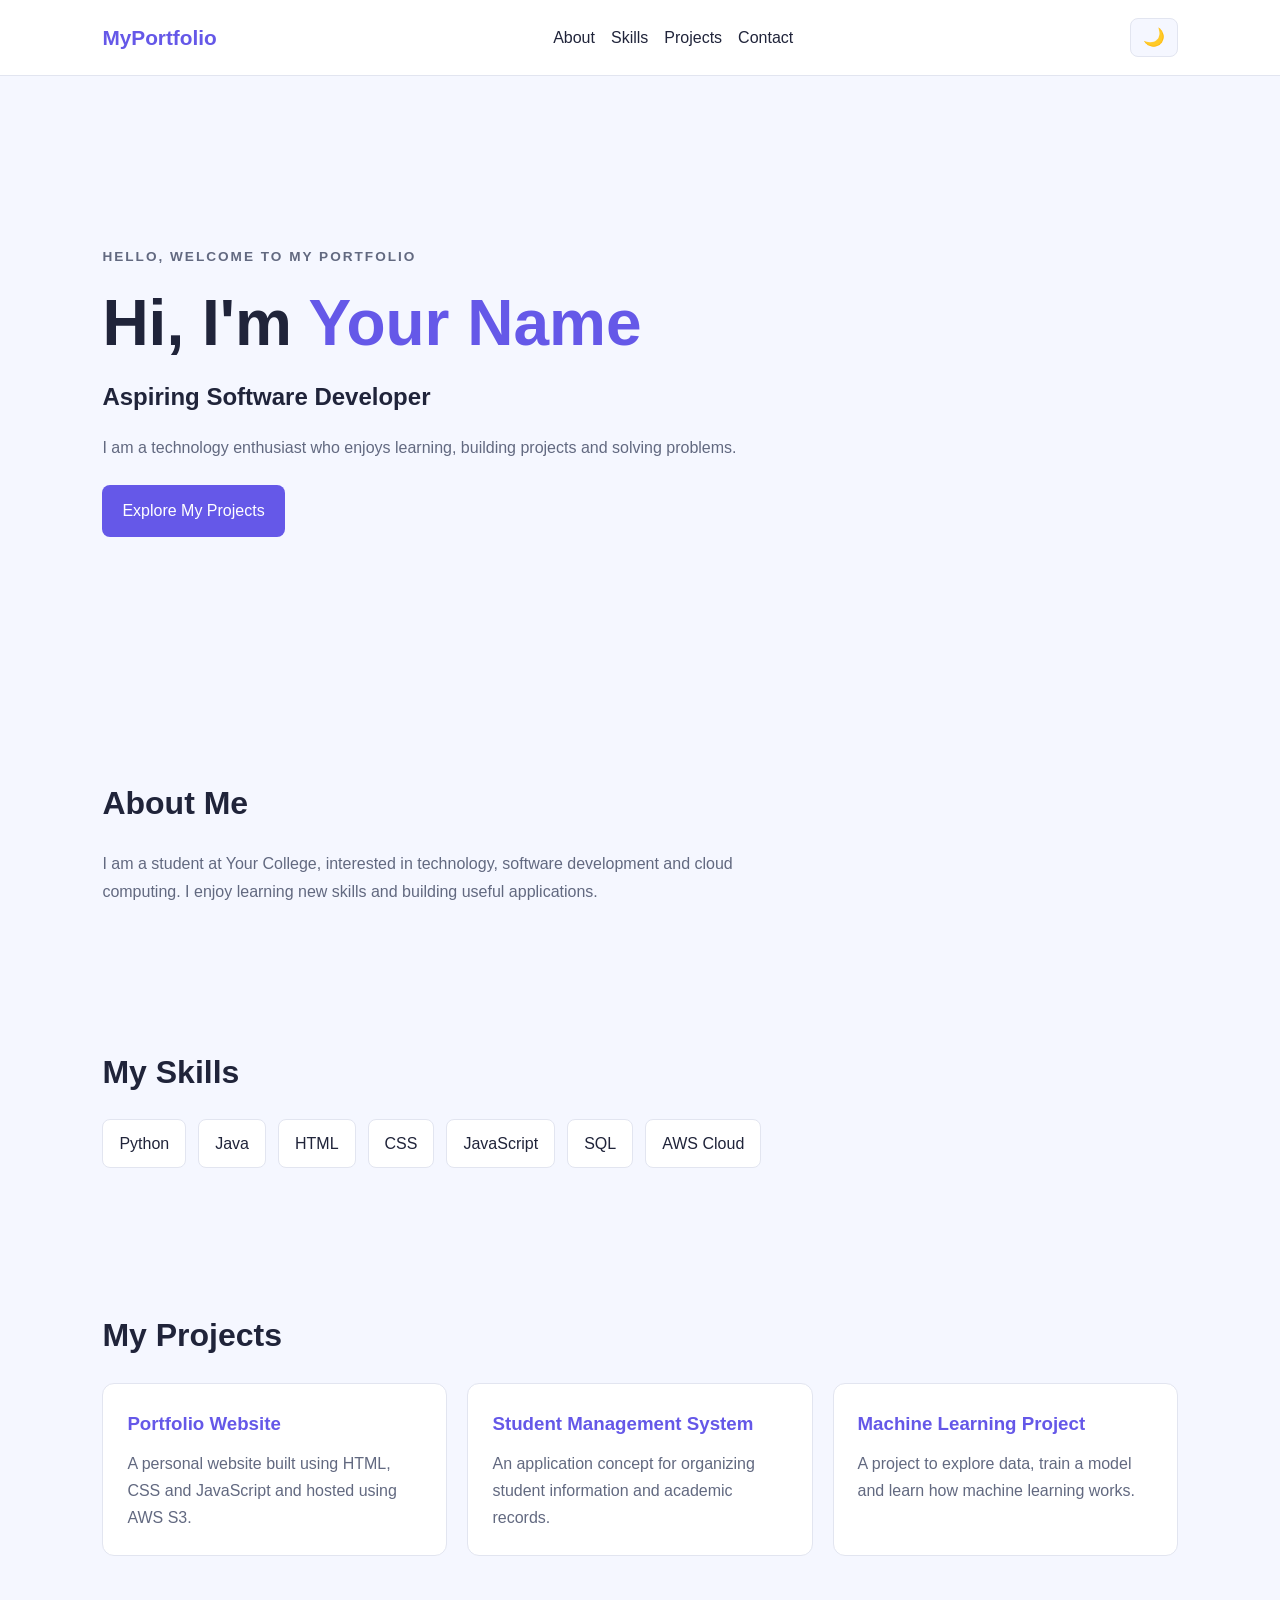
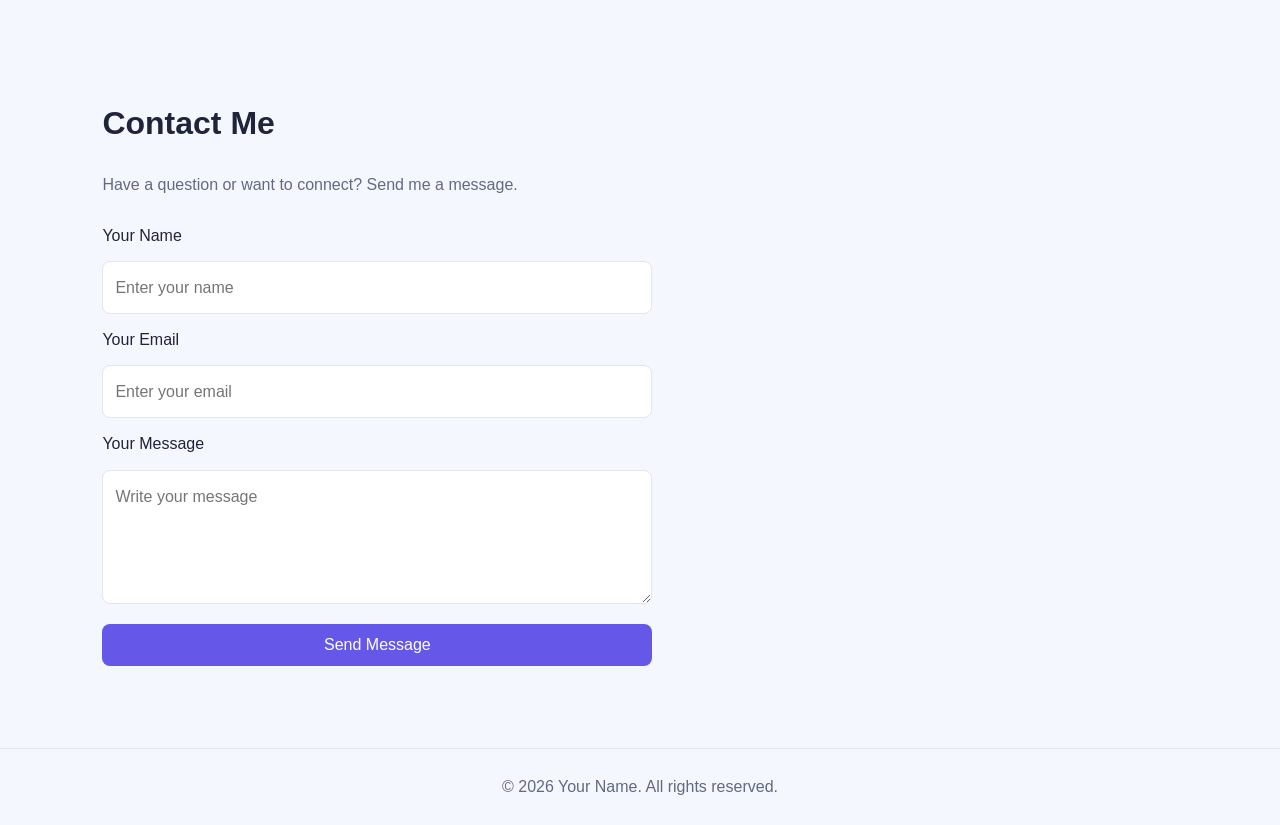
<file: index.html>
<!DOCTYPE html>
<html lang="en">
<head>
  <meta charset="UTF-8">
  <meta name="viewport" content="width=device-width, initial-scale=1.0">
  <meta name="description" content="My personal portfolio website">
  <title>My Portfolio</title>
  <link rel="stylesheet" href="style.css">
  <script src="script.js" defer></script>
</head>
<body>
  <header class="header">
    <a href="#home" class="logo">MyPortfolio</a>

    <nav>
      <a href="#about">About</a>
      <a href="#skills">Skills</a>
      <a href="#projects">Projects</a>
      <a href="#contact">Contact</a>
    </nav>

    <button id="theme-toggle" class="theme-btn"
            type="button" aria-label="Toggle dark mode">
      🌙
    </button>
  </header>

  <main>
    <section id="home" class="hero">
      <p class="tagline">HELLO, WELCOME TO MY PORTFOLIO</p>
      <h1>Hi, I'm <span>Your Name</span></h1>
      <h2>Aspiring Software Developer</h2>
      <p>
        I am a technology enthusiast who enjoys learning,
        building projects and solving problems.
      </p>
      <a href="#projects" class="btn">Explore My Projects</a>
    </section>

    <section id="about" class="section">
      <h2>About Me</h2>
      <p>
        I am a student at Your College, interested in technology,
        software development and cloud computing. I enjoy learning
        new skills and building useful applications.
      </p>
    </section>

    <section id="skills" class="section">
      <h2>My Skills</h2>
      <div class="skills">
        <span>Python</span>
        <span>Java</span>
        <span>HTML</span>
        <span>CSS</span>
        <span>JavaScript</span>
        <span>SQL</span>
        <span>AWS Cloud</span>
      </div>
    </section>

    <section id="projects" class="section">
      <h2>My Projects</h2>
      <div class="project-grid">
        <article class="project-card">
          <h3>Portfolio Website</h3>
          <p>A personal website built using HTML, CSS and JavaScript
          and hosted using AWS S3.</p>
        </article>

        <article class="project-card">
          <h3>Student Management System</h3>
          <p>An application concept for organizing student
          information and academic records.</p>
        </article>

        <article class="project-card">
          <h3>Machine Learning Project</h3>
          <p>A project to explore data, train a model and
          learn how machine learning works.</p>
        </article>
      </div>
    </section>

    <section id="contact" class="section">
      <h2>Contact Me</h2>
      <p>Have a question or want to connect? Send me a message.</p>

      <form id="contact-form">
        <label for="name">Your Name</label>
        <input id="name" name="name" type="text"
               placeholder="Enter your name" required>

        <label for="email">Your Email</label>
        <input id="email" name="email" type="email"
               placeholder="Enter your email" required>

        <label for="message">Your Message</label>
        <textarea id="message" name="message" rows="4"
                  placeholder="Write your message" required></textarea>

        <button type="submit" class="btn">Send Message</button>
        <p id="form-status" role="status"></p>
      </form>
    </section>
  </main>

  <footer>
    <p>&copy; <span id="year"></span> Your Name. All rights reserved.</p>
  </footer>
</body>
</html>
</file>
<file: style.css>
:root {
  --bg: #f5f7ff;
  --card: #ffffff;
  --text: #20243a;
  --muted: #626980;
  --accent: #6558e8;
  --border: #e2e5f0;
}

body.dark {
  --bg: #141625;
  --card: #202338;
  --text: #f3f4ff;
  --muted: #c0c4d8;
  --accent: #a49aff;
  --border: #383c53;
}

* {
  box-sizing: border-box;
  margin: 0;
  padding: 0;
}

html {
  scroll-behavior: smooth;
}

body {
  background: var(--bg);
  color: var(--text);
  font-family: Arial, sans-serif;
  line-height: 1.7;
  transition: background 0.3s, color 0.3s;
}

.header {
  display: flex;
  align-items: center;
  justify-content: space-between;
  gap: 16px;
  flex-wrap: wrap;
  padding: 18px 8%;
  background: var(--card);
  border-bottom: 1px solid var(--border);
}

.logo {
  color: var(--accent);
  font-size: 1.3rem;
  font-weight: bold;
  text-decoration: none;
}

nav {
  display: flex;
  flex-wrap: wrap;
  gap: 16px;
}

nav a {
  color: var(--text);
  text-decoration: none;
}

nav a:hover {
  color: var(--accent);
}

button, .btn {
  cursor: pointer;
}

.theme-btn {
  border: 1px solid var(--border);
  background: var(--bg);
  color: var(--text);
  padding: 8px 12px;
  border-radius: 8px;
  font-size: 1.1rem;
}

.hero {
  min-height: 70vh;
  padding: 100px 8%;
  display: flex;
  flex-direction: column;
  align-items: flex-start;
  justify-content: center;
  gap: 16px;
}

.tagline {
  color: var(--accent);
  font-size: 0.85rem;
  font-weight: bold;
  letter-spacing: 2px;
}

.hero h1 {
  font-size: clamp(2.4rem, 6vw, 4rem);
  line-height: 1.2;
}

.hero h1 span {
  color: var(--accent);
}

.hero h2 {
  font-size: 1.5rem;
}

.hero p, .section > p {
  max-width: 680px;
  color: var(--muted);
}

.btn {
  display: inline-block;
  border: none;
  border-radius: 8px;
  background: var(--accent);
  color: white;
  padding: 12px 20px;
  font-size: 1rem;
  text-decoration: none;
  margin-top: 8px;
}

.section {
  padding: 70px 8%;
  scroll-margin-top: 20px;
}

.section h2 {
  font-size: 2rem;
  margin-bottom: 20px;
}

.skills {
  display: flex;
  flex-wrap: wrap;
  gap: 12px;
}

.skills span {
  background: var(--card);
  border: 1px solid var(--border);
  border-radius: 8px;
  padding: 10px 16px;
}

.project-grid {
  display: grid;
  grid-template-columns: repeat(auto-fit, minmax(220px, 1fr));
  gap: 20px;
}

.project-card {
  background: var(--card);
  border: 1px solid var(--border);
  border-radius: 12px;
  padding: 24px;
}

.project-card h3 {
  color: var(--accent);
  margin-bottom: 10px;
}

.project-card p {
  color: var(--muted);
}

form {
  display: grid;
  gap: 12px;
  max-width: 550px;
  margin-top: 24px;
}

input, textarea {
  width: 100%;
  padding: 12px;
  font: inherit;
  color: var(--text);
  background: var(--card);
  border: 1px solid var(--border);
  border-radius: 8px;
}

textarea {
  resize: vertical;
}

#form-status {
  color: var(--accent);
}

footer {
  padding: 24px 8%;
  text-align: center;
  border-top: 1px solid var(--border);
  color: var(--muted);
}

@media (max-width: 600px) {
  .header {
    padding: 16px 5%;
  }

  nav {
    gap: 10px;
  }

  .hero, .section {
    padding: 55px 6%;
  }
}
</file>
